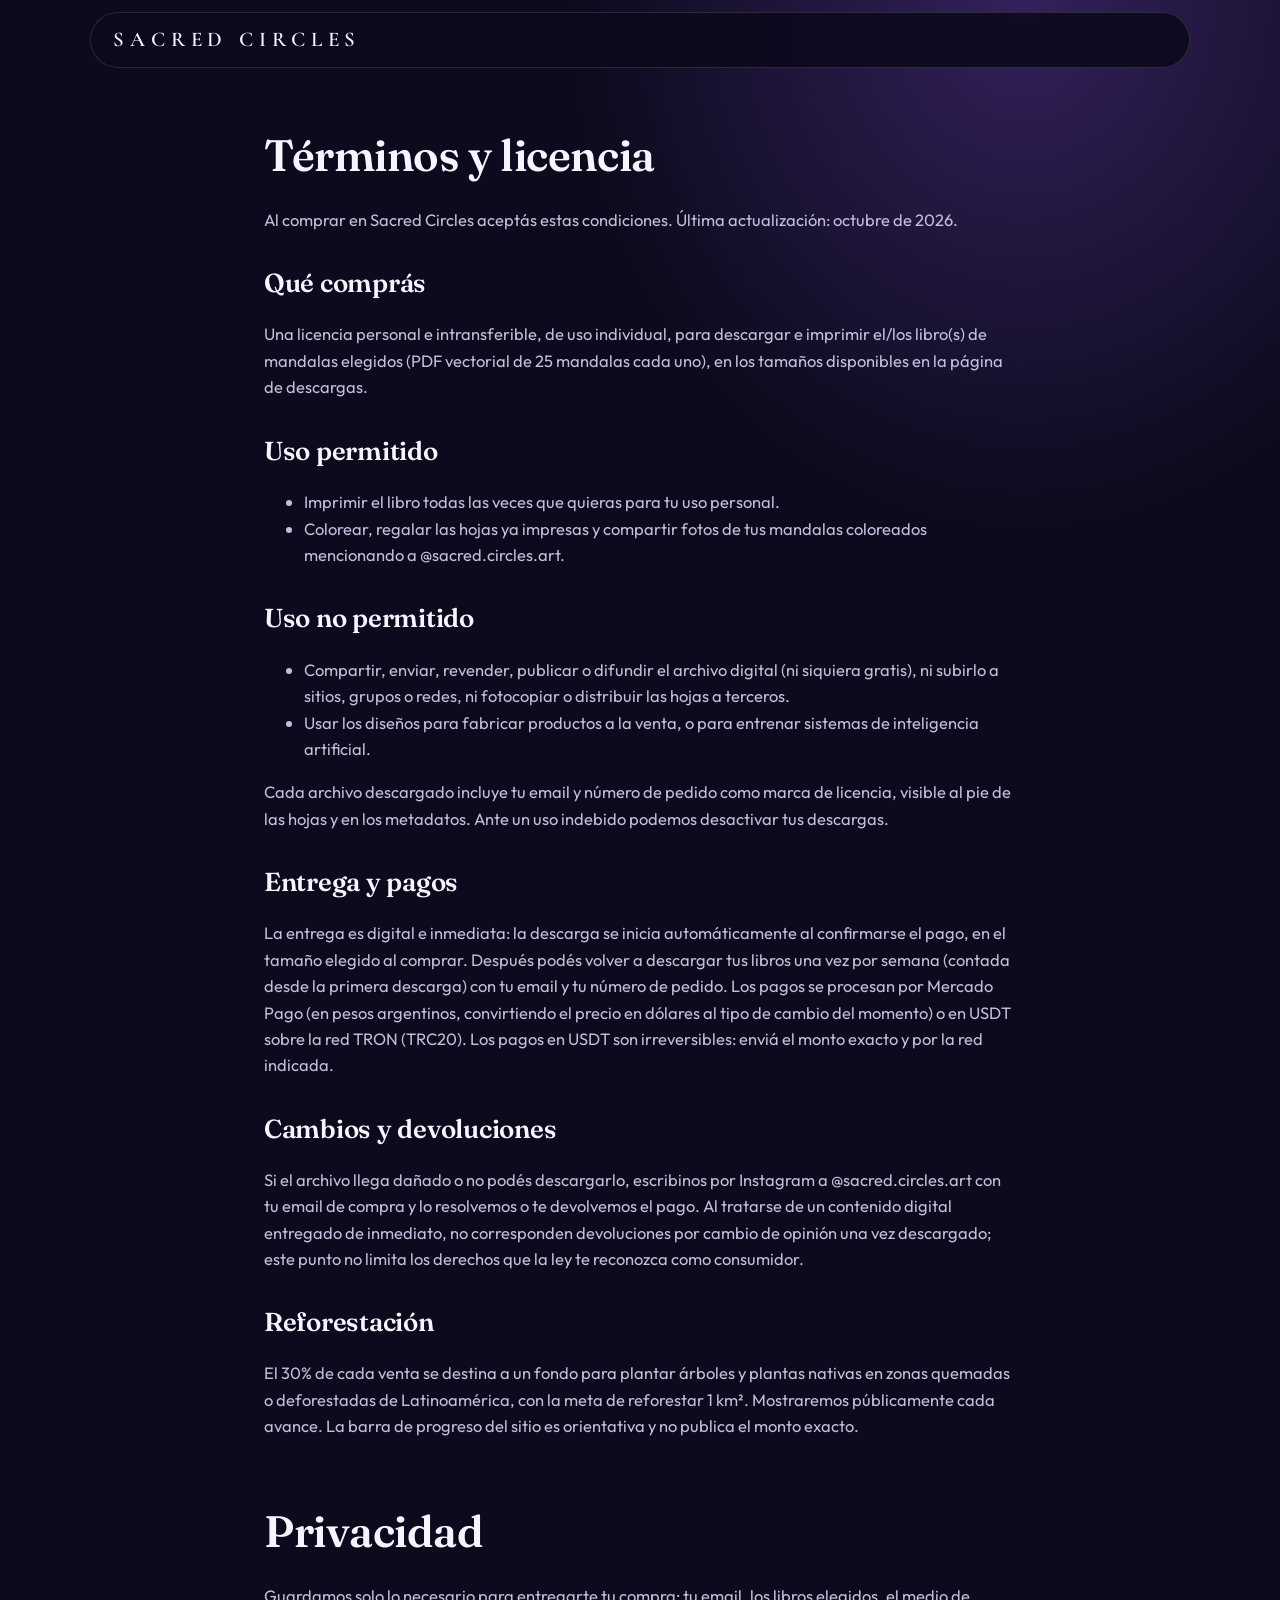
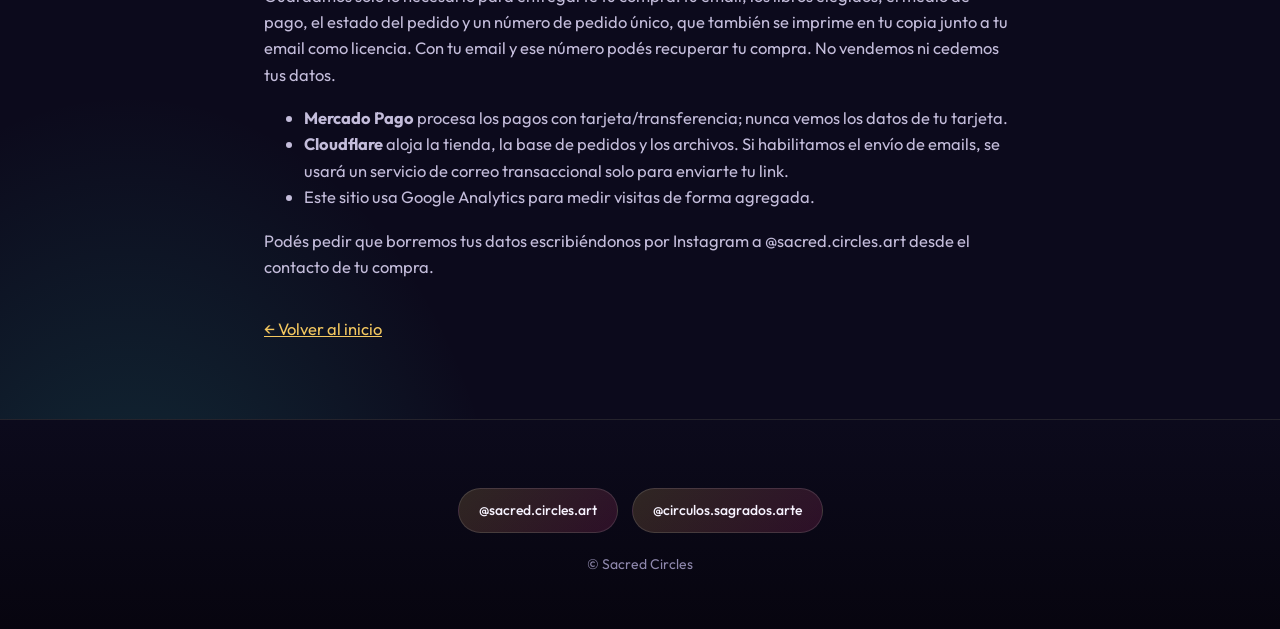
<file: legal.html>
<!DOCTYPE html>
<html lang="es">
<head>
<meta charset="UTF-8">
<meta name="viewport" content="width=device-width, initial-scale=1.0">
<title>Términos y privacidad · Sacred Circles</title>
<meta name="robots" content="noindex">
<link rel="icon" href="favicon.ico" sizes="any">
<link rel="icon" type="image/png" sizes="32x32" href="images/favicon-32.png">
<link rel="icon" type="image/png" sizes="192x192" href="images/favicon.png">
<link rel="apple-touch-icon" href="images/apple-touch-icon.png">
<link rel="preconnect" href="https://fonts.googleapis.com">
<link rel="preconnect" href="https://fonts.gstatic.com" crossorigin>
<link href="https://fonts.googleapis.com/css2?family=Cormorant+Garamond:wght@600&family=Fraunces:ital,opsz,wght@0,9..144,500..700;1,9..144,500&family=Outfit:wght@300..700&display=swap" rel="stylesheet">
<link rel="stylesheet" href="style.css">
</head>
<body class="page">
<nav class="nav solid" aria-label="Principal"><a class="brand" href="./">Sacred Circles</a></nav>
<main>
<article class="legal">
  <h1 id="terminos">Términos y licencia</h1>
  <p>Al comprar en Sacred Circles aceptás estas condiciones. Última actualización: octubre de 2026.</p>
  <h2>Qué comprás</h2>
  <p>Una licencia personal e intransferible, de uso individual, para descargar e imprimir el/los libro(s) de mandalas elegidos (PDF vectorial de 25 mandalas cada uno), en los tamaños disponibles en la página de descargas.</p>
  <h2>Uso permitido</h2>
  <ul>
    <li>Imprimir el libro todas las veces que quieras para tu uso personal.</li>
    <li>Colorear, regalar las hojas ya impresas y compartir fotos de tus mandalas coloreados mencionando a @sacred.circles.art.</li>
  </ul>
  <h2>Uso no permitido</h2>
  <ul>
    <li>Compartir, enviar, revender, publicar o difundir el archivo digital (ni siquiera gratis), ni subirlo a sitios, grupos o redes, ni fotocopiar o distribuir las hojas a terceros.</li>
    <li>Usar los diseños para fabricar productos a la venta, o para entrenar sistemas de inteligencia artificial.</li>
  </ul>
  <p>Cada archivo descargado incluye tu email y número de pedido como marca de licencia, visible al pie de las hojas y en los metadatos. Ante un uso indebido podemos desactivar tus descargas.</p>
  <h2>Entrega y pagos</h2>
  <p>La entrega es digital e inmediata: la descarga se inicia automáticamente al confirmarse el pago, en el tamaño elegido al comprar. Después podés volver a descargar tus libros una vez por semana (contada desde la primera descarga) con tu email y tu número de pedido. Los pagos se procesan por Mercado Pago (en pesos argentinos, convirtiendo el precio en dólares al tipo de cambio del momento) o en USDT sobre la red TRON (TRC20). Los pagos en USDT son irreversibles: enviá el monto exacto y por la red indicada.</p>
  <h2>Cambios y devoluciones</h2>
  <p>Si el archivo llega dañado o no podés descargarlo, escribinos por Instagram a @sacred.circles.art con tu email de compra y lo resolvemos o te devolvemos el pago. Al tratarse de un contenido digital entregado de inmediato, no corresponden devoluciones por cambio de opinión una vez descargado; este punto no limita los derechos que la ley te reconozca como consumidor.</p>
  <h2>Reforestación</h2>
  <p>El 30% de cada venta se destina a un fondo para plantar árboles y plantas nativas en zonas quemadas o deforestadas de Latinoamérica, con la meta de reforestar 1 km². Mostraremos públicamente cada avance. La barra de progreso del sitio es orientativa y no publica el monto exacto.</p>

  <h1 id="privacidad" style="margin-top:56px">Privacidad</h1>
  <p>Guardamos solo lo necesario para entregarte tu compra: tu email, los libros elegidos, el medio de pago, el estado del pedido y un número de pedido único, que también se imprime en tu copia junto a tu email como licencia. Con tu email y ese número podés recuperar tu compra. No vendemos ni cedemos tus datos.</p>
  <ul>
    <li><b>Mercado Pago</b> procesa los pagos con tarjeta/transferencia; nunca vemos los datos de tu tarjeta.</li>
    <li><b>Cloudflare</b> aloja la tienda, la base de pedidos y los archivos. Si habilitamos el envío de emails, se usará un servicio de correo transaccional solo para enviarte tu link.</li>
    <li>Este sitio usa Google Analytics para medir visitas de forma agregada.</li>
  </ul>
  <p>Podés pedir que borremos tus datos escribiéndonos por Instagram a @sacred.circles.art desde el contacto de tu compra.</p>
  <p style="margin-top:36px"><a href="./">← Volver al inicio</a></p>
</article>
</main>
<footer class="foot"><div class="ig"><a href="https://instagram.com/sacred.circles.art" target="_blank" rel="noopener">@sacred.circles.art</a><a href="https://instagram.com/circulos.sagrados.arte" target="_blank" rel="noopener">@circulos.sagrados.arte</a></div><p>© Sacred Circles</p></footer>
</body>
</html>
</file>
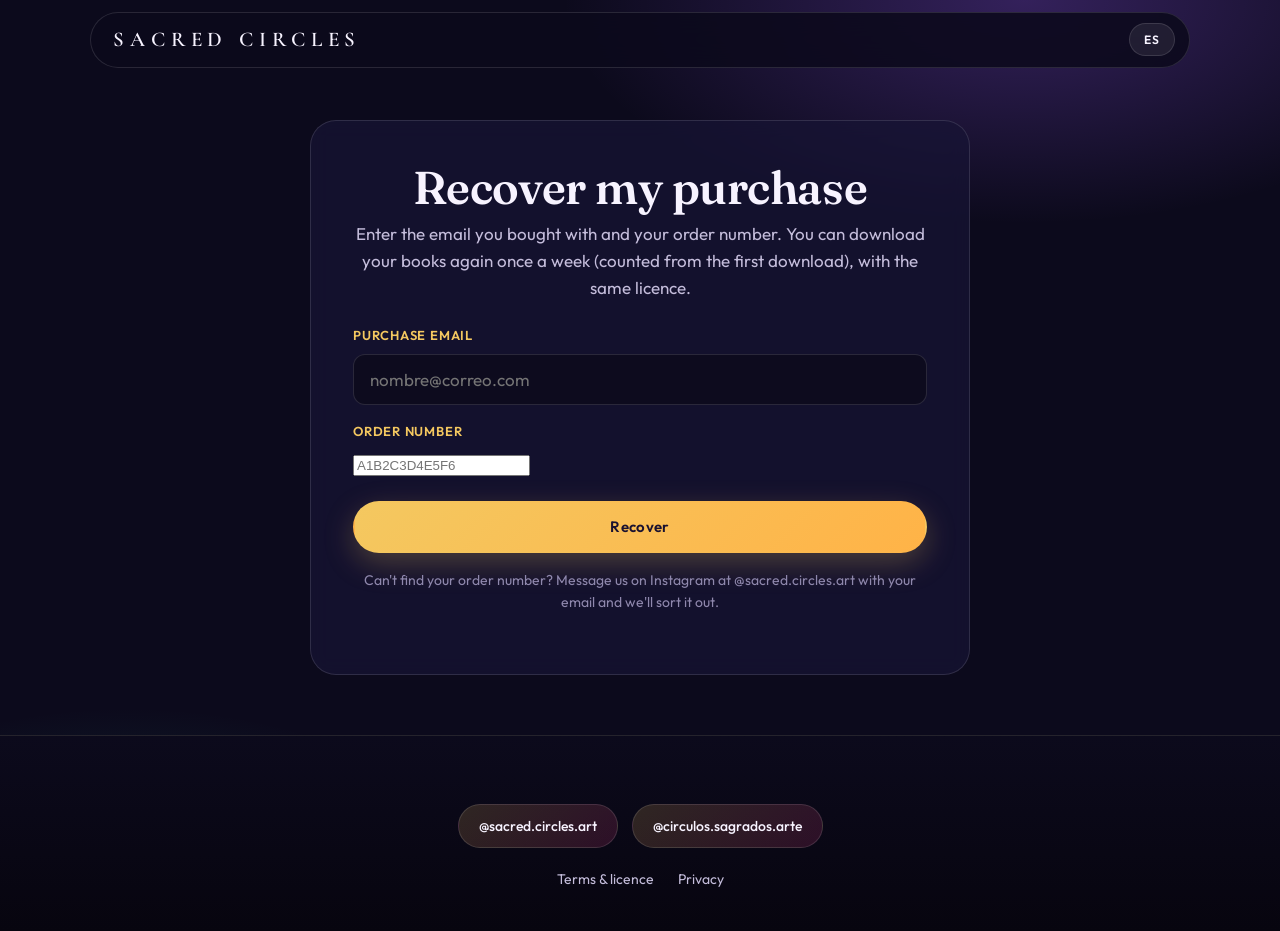
<file: recuperar.html>
<!DOCTYPE html>
<html lang="es">
<head>
<meta charset="UTF-8">
<meta name="viewport" content="width=device-width, initial-scale=1.0">
<title>Recuperar mi compra · Sacred Circles</title>
<meta name="robots" content="noindex, nofollow">
<link rel="icon" href="favicon.ico" sizes="any">
<link rel="icon" type="image/png" sizes="32x32" href="images/favicon-32.png">
<link rel="icon" type="image/png" sizes="192x192" href="images/favicon.png">
<link rel="apple-touch-icon" href="images/apple-touch-icon.png">
<link rel="preconnect" href="https://fonts.googleapis.com">
<link rel="preconnect" href="https://fonts.gstatic.com" crossorigin>
<link href="https://fonts.googleapis.com/css2?family=Cormorant+Garamond:wght@600&family=Fraunces:ital,opsz,wght@0,9..144,500..700;1,9..144,500&family=Outfit:wght@300..700&display=swap" rel="stylesheet">
<link rel="stylesheet" href="style.css">
</head>
<body class="page">
<nav class="nav solid" aria-label="Principal">
  <a class="brand" href="./">Sacred Circles</a>
  <div class="nav-links"><button class="lang" id="lang" type="button" aria-label="Cambiar idioma / Change language">EN</button></div>
</nav>
<main>
  <div class="card">
    <h1 data-i18n="r_h1">Recuperar mi compra</h1>
    <p class="sub" data-i18n="r_sub">Ingresá el email con el que compraste y tu número de pedido. Podés volver a bajar tus libros una vez por semana (contada desde la primera descarga), con la misma licencia.</p>
    <div id="saved"></div>
    <label class="f" for="rEmail" data-i18n="r_email">Email de la compra</label>
    <input type="email" id="rEmail" autocomplete="email" inputmode="email" placeholder="nombre@correo.com">
    <label class="f" for="rOrder" data-i18n="r_order">Número de pedido</label>
    <input type="text" id="rOrder" autocomplete="off" autocapitalize="characters" spellcheck="false" placeholder="A1B2C3D4E5F6" maxlength="20">
    <p class="err" id="rErr" role="alert"></p>
    <button class="btn primary" id="rGo" type="button" style="width:100%" data-i18n="r_go">Recuperar</button>
    <p class="hint" style="text-align:center;margin-top:16px" data-i18n="r_hint">¿No encontrás tu número de pedido? Escribinos por Instagram a @sacred.circles.art con tu email y lo resolvemos.</p>
  </div>
</main>
<footer class="foot">
  <div class="ig"><a href="https://instagram.com/sacred.circles.art" target="_blank" rel="noopener">@sacred.circles.art</a><a href="https://instagram.com/circulos.sagrados.arte" target="_blank" rel="noopener">@circulos.sagrados.arte</a></div>
  <div class="links"><a href="legal.html#terminos" data-i18n="f_terms">Términos y licencia</a><a href="legal.html#privacidad" data-i18n="f_priv">Privacidad</a></div>
</footer>
<script src="config.js"></script>
<script src="common.js"></script>
<script src="recuperar.js"></script>
</body>
</html>
</file>
<file: style.css>
/* Sacred Circles - sistema visual v2
   Tipografias: logo = Cormorant Garamond (solo .brand) | titulos = Fraunces | texto = Outfit
   Paleta: medianoche violeta + colores de los mandalas (dorado, coral, turquesa, violeta, magenta) */
:root{
  --bg:#0c0a1c; --bg2:#120f26; --surface:#181436; --line:rgba(255,255,255,.12);
  --ink:#f7f3ff; --ink-dim:#c4bddb; --ink-mute:#8f88ad;
  --gold:#f4c860; --gold-deep:#d99a2b; --coral:#ff6b6b; --teal:#2ec4b6; --violet:#9b5cff; --magenta:#e83e8c; --leaf:#5fe08c;
  --ok:#7fe0a3; --err:#ff8c7a;
  --display:'Fraunces',Georgia,serif; --sans:'Outfit',system-ui,sans-serif; --logo:'Cormorant Garamond',Georgia,serif;
  --r:22px; --maxw:1180px;
}
*{box-sizing:border-box}
html{scroll-behavior:smooth;-webkit-text-size-adjust:100%}
body{margin:0;background:var(--bg);color:var(--ink);font-family:var(--sans);font-size:17px;line-height:1.6;overflow-x:hidden}
img{max-width:100%;height:auto;display:block}
a{color:var(--gold)}
::selection{background:var(--gold);color:#1a1230}
:focus-visible{outline:2px solid var(--gold);outline-offset:3px;border-radius:8px}
h1,h2,h3{font-family:var(--display);font-weight:600;letter-spacing:-.01em}

/* LOGO: unica tipografia que se conserva */
.brand{font-family:var(--logo);font-weight:600;font-size:21px;letter-spacing:.28em;text-transform:uppercase;color:var(--ink);text-decoration:none}

/* NAV */
.nav{position:fixed;top:12px;left:50%;transform:translateX(-50%);z-index:30;width:min(calc(100% - 24px),1100px);display:flex;align-items:center;justify-content:space-between;
  padding:10px 14px 10px 22px;border-radius:60px;background:rgba(18,15,38,.55);backdrop-filter:blur(14px);-webkit-backdrop-filter:blur(14px);border:1px solid var(--line);transition:background .3s}
.nav.solid{background:rgba(12,10,28,.88)}
.nav-links{display:flex;align-items:center;gap:clamp(12px,2vw,26px)}
.nav-links a{font-size:14px;font-weight:500;color:var(--ink-dim);text-decoration:none;transition:color .2s}
.nav-links a:hover{color:var(--gold)}
.lang{background:rgba(255,255,255,.08);border:1px solid var(--line);color:var(--ink);font:600 12px var(--sans);letter-spacing:.1em;padding:8px 14px;border-radius:30px;cursor:pointer}
.lang:hover{background:var(--gold);color:#1a1230}
@media(max-width:760px){.nav-links a.hide-m{display:none}.brand{font-size:16px;letter-spacing:.2em}}

/* BOTONES */
.btn{display:inline-flex;align-items:center;justify-content:center;gap:8px;border-radius:60px;padding:15px 32px;border:2px solid var(--gold);
  font:600 15px var(--sans);letter-spacing:.02em;cursor:pointer;text-decoration:none;transition:transform .2s,box-shadow .2s,background .2s;line-height:1.2}
.btn.primary{background:linear-gradient(135deg,var(--gold),#ffb347);color:#1a1230;border-color:transparent;box-shadow:0 10px 30px rgba(244,200,96,.25)}
.btn.primary:hover{transform:translateY(-2px);box-shadow:0 14px 38px rgba(244,200,96,.4)}
.btn.ghost{background:transparent;color:var(--ink);border-color:rgba(255,255,255,.35)}
.btn.ghost:hover{border-color:var(--gold);color:var(--gold)}
.btn:disabled{opacity:.5;cursor:not-allowed;transform:none}
.btn.small{padding:11px 22px;font-size:14px}

/* HERO */
.hero{position:relative;min-height:100svh;display:flex;align-items:center;padding:110px clamp(18px,4vw,48px) 60px;overflow:hidden;
  background:radial-gradient(ellipse 70% 60% at 85% 30%,rgba(155,92,255,.35),transparent 60%),radial-gradient(ellipse 60% 55% at 10% 90%,rgba(46,196,182,.25),transparent 60%),radial-gradient(ellipse 50% 40% at 60% 100%,rgba(255,107,107,.18),transparent 65%),var(--bg)}
.hero::after{content:"";position:absolute;inset:0;background-image:radial-gradient(rgba(255,255,255,.5) 1px,transparent 1.5px);background-size:90px 90px;opacity:.07;pointer-events:none}
.hero-in{position:relative;z-index:2;width:100%;max-width:var(--maxw);margin:0 auto;display:grid;grid-template-columns:1.05fr .95fr;gap:clamp(20px,4vw,60px);align-items:center}
.chip{display:inline-flex;gap:8px;align-items:center;padding:7px 16px;border-radius:40px;border:1px solid rgba(244,200,96,.45);background:rgba(244,200,96,.08);color:var(--gold);font-size:13px;font-weight:500;letter-spacing:.04em;margin-bottom:22px}
.hero h1{font-size:clamp(42px,6.6vw,84px);line-height:1.02;margin:0 0 22px;font-weight:600}
.hero h1 em{font-style:italic;font-weight:500;background:linear-gradient(100deg,var(--gold),var(--coral) 60%,var(--magenta));-webkit-background-clip:text;background-clip:text;color:transparent}
.hero p.lead{max-width:540px;color:var(--ink-dim);font-size:clamp(17px,1.8vw,20px);margin:0 0 30px}
.cta-row{display:flex;gap:12px;flex-wrap:wrap}
.trust{display:flex;gap:10px 22px;flex-wrap:wrap;margin-top:34px;color:var(--ink-mute);font-size:14px}
.trust span::before{content:"✦";color:var(--gold);margin-right:8px}
.art{position:relative;aspect-ratio:1;width:100%;max-width:560px;margin:0 auto}
.art::before{content:"";position:absolute;inset:8%;border-radius:50%;background:radial-gradient(circle,rgba(244,200,96,.28),rgba(155,92,255,.18) 50%,transparent 70%);filter:blur(30px)}
.art .m{position:absolute;filter:drop-shadow(0 18px 40px rgba(0,0,0,.45));will-change:transform}
.art .m1{width:74%;left:13%;top:13%;animation:spin 90s linear infinite}
.art .m2{width:44%;left:-2%;top:0;animation:spin 60s linear infinite reverse}
.art .m3{width:42%;right:-2%;bottom:0;animation:spin 70s linear infinite}
.art .orbit{position:absolute;inset:0;border:1px dashed rgba(244,200,96,.3);border-radius:50%;animation:spin 140s linear infinite}
@keyframes spin{to{transform:rotate(360deg)}}
@media(max-width:900px){.hero{padding-top:96px;align-items:flex-start}.hero-in{grid-template-columns:1fr;text-align:center}.art{order:-1;max-width:380px}.hero p.lead,.cta-row,.trust{margin-left:auto;margin-right:auto;justify-content:center}}

/* CINTA DE MANDALAS */
.ribbon{background:linear-gradient(90deg,#1b1240,#2a1658,#1b1240);border-block:1px solid var(--line);overflow:hidden;padding:18px 0}
.ribbon .track{display:flex;gap:46px;width:max-content;animation:slide 45s linear infinite;align-items:center}
.ribbon img{height:64px;width:64px;object-fit:contain}
.ribbon span{font-family:var(--display);font-style:italic;font-size:26px;color:var(--gold);white-space:nowrap}
@keyframes slide{to{transform:translateX(-50%)}}

/* SECCIONES */
.sec{position:relative;padding:clamp(64px,9vw,120px) clamp(18px,4vw,48px)}
.wrap{max-width:var(--maxw);margin:0 auto}
.kicker{display:block;text-align:center;font-size:13px;font-weight:600;letter-spacing:.22em;text-transform:uppercase;color:var(--gold);margin-bottom:12px}
.sec h2{font-size:clamp(32px,5vw,56px);line-height:1.08;margin:0 0 16px;text-align:center}
.sec .sub{text-align:center;color:var(--ink-dim);max-width:640px;margin:0 auto clamp(34px,5vw,60px)}
.sec.alt{background:linear-gradient(180deg,var(--bg2),#17103a)}

/* LIBROS */
.books{display:grid;grid-template-columns:repeat(3,1fr);gap:clamp(18px,2.4vw,32px)}
@media(max-width:900px){.books{grid-template-columns:1fr;max-width:440px;margin:0 auto}}
.book{position:relative;overflow:hidden;border-radius:var(--r);padding:24px 24px 28px;text-align:center;display:flex;flex-direction:column;border:1px solid color-mix(in srgb,var(--a) 45%,transparent);
  background:radial-gradient(ellipse 90% 50% at 50% 0%,color-mix(in srgb,var(--a) 38%,transparent),transparent 70%),linear-gradient(180deg,color-mix(in srgb,var(--a) 14%,var(--bg2)),var(--bg2));
  transition:transform .35s,box-shadow .35s}
.book:hover{transform:translateY(-6px);box-shadow:0 24px 60px color-mix(in srgb,var(--a) 35%,transparent)}
.book.picked{box-shadow:0 0 0 3px var(--b),0 24px 60px color-mix(in srgb,var(--b) 30%,transparent)}
.stage{position:relative;margin:4px 0 24px}
.stage .bgm{position:absolute;width:58%;right:-12%;top:-6%;opacity:.95;animation:spin 80s linear infinite;z-index:0}
.book>*:not(.stage){position:relative;z-index:2}
.cover{position:relative;z-index:1;width:78%;margin:0 auto;border-radius:10px;overflow:hidden;box-shadow:0 22px 50px rgba(0,0,0,.6);transform:rotate(-3deg);transition:transform .4s;aspect-ratio:900/1273;background:#0e0c09}
.book:hover .cover{transform:rotate(0) scale(1.03)}
.cover img{width:100%;height:100%;object-fit:cover}
.book h3{font-size:34px;margin:0;line-height:1.1}
.book .age{font-size:13px;font-weight:600;letter-spacing:.16em;text-transform:uppercase;color:var(--b);margin:4px 0 12px}
.book p{color:var(--ink-dim);font-size:16px;margin:0 0 16px;flex:1}
.dots{display:flex;justify-content:center;gap:6px;margin:0 0 14px;align-items:center;font-size:13px;color:var(--ink-mute)}
.dots i{width:9px;height:9px;border-radius:50%;background:var(--b);display:inline-block}
.dots i.o{background:transparent;border:1.5px solid color-mix(in srgb,var(--b) 60%,transparent)}
.price{font-family:var(--display);font-size:42px;font-weight:600;margin:0 0 14px;line-height:1}
.book .btn{border-color:var(--b);color:var(--b)}
.book .btn:hover{background:var(--b);color:#1a1230}
.book .btn.primary{background:var(--b);color:#1a1230;border-color:var(--b);box-shadow:none}
.pack{position:relative;overflow:hidden;margin:clamp(24px,3vw,40px) auto 0;max-width:900px;border-radius:var(--r);padding:28px clamp(20px,4vw,40px);display:flex;align-items:center;gap:24px;justify-content:space-between;
  background:linear-gradient(120deg,#ff6b6b,#e83e8c 35%,#9b5cff 70%,#2ec4b6);color:#fff}
.pack::before{content:"";position:absolute;inset:0;background:radial-gradient(circle at 15% 50%,rgba(255,255,255,.22),transparent 55%)}
.pack>*{position:relative}
.pack h3{font-size:clamp(26px,3.4vw,36px);margin:0}
.pack p{margin:4px 0 0;color:rgba(255,255,255,.92);font-size:16px}
.pack .pp{display:flex;align-items:center;gap:6px 16px;flex-wrap:wrap;justify-content:flex-end}
.pack .pp s{opacity:.75;font-size:16px}
.pack .price{font-size:48px;margin:0}
.pack .btn.primary{background:#fff;color:#2a1055;box-shadow:0 10px 30px rgba(0,0,0,.25)}
@media(max-width:700px){.pack{flex-direction:column;text-align:center}.pack .pp{justify-content:center}.pack .pp .btn{width:100%}}

/* MUESTRAS */
.tabs{display:flex;justify-content:center;gap:10px;margin-bottom:30px;flex-wrap:wrap}
.tab{background:rgba(255,255,255,.07);border:1px solid var(--line);color:var(--ink-dim);border-radius:40px;padding:10px 24px;font:600 14px var(--sans);cursor:pointer;transition:all .2s}
.tab[aria-selected=true]{background:var(--gold);color:#1a1230;border-color:var(--gold)}
.samples{display:grid;grid-template-columns:repeat(3,1fr);gap:clamp(12px,2vw,26px);max-width:960px;margin:0 auto}
.sample{position:relative;margin:0;border-radius:18px;background:#fbf7ec;padding:10px;box-shadow:0 18px 44px rgba(0,0,0,.45);cursor:pointer;aspect-ratio:1;overflow:hidden;outline-offset:4px}
.sample img{position:absolute;inset:10px;width:calc(100% - 20px);height:calc(100% - 20px);object-fit:contain;-webkit-user-drag:none;user-select:none;transition:opacity .5s}
.sample .ln{mix-blend-mode:multiply}
.sample .cl{opacity:0}
.sample:hover .cl,.sample.on .cl{opacity:1}
.sample:hover .ln,.sample.on .ln{opacity:0}
.sample span{position:absolute;left:14px;bottom:10px;font-size:12px;font-weight:600;letter-spacing:.1em;text-transform:uppercase;color:#8a7a5a;z-index:2}
.note{text-align:center;color:var(--ink-mute);font-size:14px;margin-top:22px}

/* PASOS */
.grid4{display:grid;grid-template-columns:repeat(4,1fr);gap:clamp(18px,2.4vw,34px)}
@media(max-width:900px){.grid4{grid-template-columns:repeat(2,1fr)}}
@media(max-width:520px){.grid4{grid-template-columns:1fr}}
.step{text-align:center;padding:26px 18px;border-radius:var(--r);background:rgba(255,255,255,.04);border:1px solid var(--line)}
.step .n{width:56px;height:56px;border-radius:50%;margin:0 auto 14px;display:grid;place-items:center;font-family:var(--display);font-size:26px;font-weight:600;color:#1a1230;background:var(--c,var(--gold))}
.step:nth-child(1){--c:var(--gold)}.step:nth-child(2){--c:var(--coral)}.step:nth-child(3){--c:var(--violet)}.step:nth-child(4){--c:var(--teal)}
.step h3{font-size:22px;margin:0 0 6px}
.step p{margin:0;color:var(--ink-dim);font-size:15.5px}
.feat{margin-top:clamp(28px,4vw,48px)}
.feat .step .n{background:transparent;border:2px solid var(--c);color:var(--c);font-size:24px}

/* ARBOLES */
.forest{background:radial-gradient(ellipse 80% 60% at 50% 0%,rgba(95,224,140,.22),transparent 65%),linear-gradient(180deg,#0b2a22,#0d3a2c 55%,#0a2a20);overflow:hidden}
.leaf{position:absolute;width:90px;height:90px;border-radius:0 100% 0 100%;background:linear-gradient(135deg,rgba(95,224,140,.35),rgba(95,224,140,.05));pointer-events:none}
.tree{max-width:820px;margin:0 auto;text-align:center;position:relative}
.tree .big{font-family:var(--display);font-size:clamp(72px,14vw,150px);font-weight:700;line-height:.95;margin:0;background:linear-gradient(180deg,#b8ffd0,var(--leaf) 60%,#27a65a);-webkit-background-clip:text;background-clip:text;color:transparent}
.tree p{color:#cfeedd}
.bar{position:relative;height:22px;border-radius:14px;background:rgba(0,0,0,.35);border:1px solid rgba(95,224,140,.35);margin:58px 0 70px}
.bar .fill{position:absolute;inset:0 auto 0 0;width:0;border-radius:14px;background:linear-gradient(90deg,#27a65a,var(--leaf),#d6ff9a);transition:width 1.8s cubic-bezier(.2,.7,.2,1);box-shadow:0 0 24px rgba(95,224,140,.6)}
.bar .tick{position:absolute;top:-8px;bottom:-8px;width:1px;background:rgba(95,224,140,.4)}
.bar .tick span{position:absolute;top:34px;left:50%;transform:translateX(-50%);white-space:nowrap;font-size:13px;font-weight:600;color:#9fd9b6}
.bar .tick.up span{top:auto;bottom:34px}
.bar .tick.end span{transform:translateX(-100%);left:100%}
.tree .fine{font-size:14px;color:#8fc4a5;margin-top:20px}

/* FAQ */
.faq{max-width:780px;margin:0 auto}
.faq details{border-bottom:1px solid var(--line);padding:20px 4px}
.faq summary{cursor:pointer;font-family:var(--display);font-size:22px;font-weight:500;list-style:none;display:flex;justify-content:space-between;gap:16px}
.faq summary::-webkit-details-marker{display:none}
.faq summary::after{content:"+";color:var(--gold);font-size:28px;line-height:1}
.faq details[open] summary::after{content:"–"}
.faq details p{margin:12px 0 2px;color:var(--ink-dim);font-size:16.5px}

/* FOOTER */
.foot{background:linear-gradient(180deg,var(--bg),#07050f);border-top:1px solid var(--line);padding:56px 20px 40px;text-align:center;color:var(--ink-mute);font-size:14px}
.foot .brand{display:block;margin-bottom:14px;font-size:24px}
.foot .ig{display:flex;gap:14px;justify-content:center;flex-wrap:wrap;margin:12px 0 20px}
.foot .ig a{color:var(--ink);text-decoration:none;padding:10px 20px;border-radius:40px;background:linear-gradient(135deg,rgba(244,200,96,.16),rgba(232,62,140,.16));border:1px solid var(--line);font-weight:500}
.foot .ig a:hover{border-color:var(--gold)}
.foot .links a{color:var(--ink-dim);margin:0 12px;text-decoration:none}
.foot .links a:hover{color:var(--gold)}

/* CARRITO + MODAL */
.cartbar{position:fixed;left:50%;bottom:18px;transform:translate(-50%,160%);z-index:40;background:rgba(24,20,54,.96);border:1px solid var(--gold);border-radius:50px;
  padding:10px 12px 10px 26px;display:flex;gap:18px;align-items:center;box-shadow:0 14px 40px rgba(0,0,0,.6);transition:transform .35s cubic-bezier(.2,.8,.2,1);max-width:calc(100vw - 24px);backdrop-filter:blur(10px)}
.cartbar.show{transform:translate(-50%,0)}
.cartbar .t{font-size:15px;color:var(--ink-dim);white-space:nowrap}
.cartbar .t b{color:var(--ink);font-family:var(--display);font-size:24px;margin-left:4px}
.modal{position:fixed;inset:0;z-index:60;background:rgba(8,6,20,.8);backdrop-filter:blur(8px);display:none;align-items:center;justify-content:center;padding:16px;overflow-y:auto}
.modal.open{display:flex}
.dlg{background:linear-gradient(180deg,#1b1640,#121030);border:1px solid var(--line);border-radius:26px;width:100%;max-width:520px;padding:clamp(24px,4vw,38px);position:relative;margin:auto;box-shadow:0 30px 80px rgba(0,0,0,.6)}
.dlg h3{font-size:32px;margin:0 0 4px;text-align:center}
.dlg .x{position:absolute;right:14px;top:12px;background:none;border:0;color:var(--ink-mute);font-size:30px;cursor:pointer;line-height:1;padding:6px 10px}
.dlg .x:hover{color:var(--gold)}
.sum{margin:16px 0 18px;padding:14px 16px;border:1px solid var(--line);border-radius:14px;font-size:15px;color:var(--ink-dim);background:rgba(255,255,255,.03)}
.sum div{display:flex;justify-content:space-between;gap:12px;padding:3px 0}
.sum .tot{border-top:1px solid var(--line);margin-top:8px;padding-top:10px;color:var(--ink);font-size:16px}
.sum .tot b{font-family:var(--display);font-size:28px}
label.f{display:block;font-size:13px;font-weight:600;letter-spacing:.06em;text-transform:uppercase;color:var(--gold);margin:16px 0 8px}
input[type=email]{width:100%;background:rgba(0,0,0,.3);border:1px solid var(--line);border-radius:12px;padding:14px 16px;color:var(--ink);font:400 17px var(--sans)}
input[type=email]:focus{outline:none;border-color:var(--gold)}
.pay{display:grid;grid-template-columns:1fr 1fr;gap:10px}
.pay button{background:rgba(0,0,0,.3);border:1px solid var(--line);border-radius:14px;padding:14px 10px;color:var(--ink);cursor:pointer;font:600 15px var(--sans);text-align:center;line-height:1.35}
.pay button small{display:block;color:var(--ink-mute);font-weight:400;font-size:13px;margin-top:3px}
.pay button[aria-pressed=true]{border-color:var(--gold);background:rgba(244,200,96,.12)}
.chk{display:flex;gap:10px;align-items:flex-start;font-size:14px;color:var(--ink-dim);margin:16px 0}
.chk input{margin-top:4px;accent-color:var(--gold)}
.err{color:var(--err);font-size:14px;margin:10px 0 0;min-height:1em;text-align:center}
.treeline{display:flex;gap:10px;align-items:center;justify-content:center;font-size:14px;color:var(--leaf);margin-top:14px;text-align:center}
.usdt{text-align:center}
.usdt .qr{margin:14px auto;background:#fff;padding:10px;border-radius:14px;width:180px;height:180px}
.usdt .qr svg{width:100%;height:100%;display:block}
.copy{display:flex;gap:8px;align-items:stretch;margin:6px 0 12px}
.copy code{flex:1;background:rgba(0,0,0,.3);border:1px solid var(--line);border-radius:12px;padding:11px 12px;font-size:12.5px;word-break:break-all;color:var(--ink);text-align:left}
.copy button{background:none;border:1px solid var(--gold);color:var(--gold);border-radius:12px;padding:0 14px;cursor:pointer;font:600 12px var(--sans);letter-spacing:.1em}
.amt{font-family:var(--display);font-size:40px;color:var(--gold);margin:2px 0}
.wait{display:inline-flex;gap:10px;align-items:center;color:var(--ink-dim);font-size:15px}
.spin{width:16px;height:16px;border-radius:50%;border:2px solid rgba(255,255,255,.2);border-top-color:var(--gold);animation:sp .9s linear infinite;display:inline-block}
@keyframes sp{to{transform:rotate(360deg)}}

/* DESCARGAS / LEGAL */
.page{min-height:100vh;display:flex;flex-direction:column;background:radial-gradient(ellipse 60% 40% at 80% 0%,rgba(155,92,255,.28),transparent 60%),radial-gradient(ellipse 50% 40% at 10% 100%,rgba(46,196,182,.2),transparent 60%),var(--bg)}
.page main{flex:1;padding:120px 18px 60px}
.card{max-width:660px;margin:0 auto;background:rgba(24,20,54,.7);border:1px solid var(--line);border-radius:26px;padding:clamp(24px,4vw,42px);backdrop-filter:blur(10px)}
.card h1{font-size:clamp(32px,5vw,46px);margin:0 0 6px;text-align:center;line-height:1.1}
.card .sub{text-align:center;color:var(--ink-dim);margin:0 0 24px}
.dl{display:flex;align-items:center;gap:16px;border:1px solid var(--line);border-radius:16px;padding:12px 16px;margin-bottom:12px;background:rgba(255,255,255,.04)}
.dl img{width:52px;border-radius:6px;flex:none}
.dl .nm{flex:1}.dl .nm b{font-family:var(--display);font-size:22px;font-weight:600;display:block;line-height:1.15}
.dl .nm span{font-size:13px;color:var(--ink-mute)}
.sizes{display:grid;grid-template-columns:repeat(5,1fr);gap:8px;margin:6px 0 4px}
@media(max-width:520px){.sizes{grid-template-columns:repeat(3,1fr)}}
.sizes button{background:rgba(0,0,0,.3);border:1px solid var(--line);color:var(--ink);border-radius:12px;padding:10px 4px;cursor:pointer;font:600 15px var(--sans)}
.sizes button small{display:block;font-size:11px;font-weight:400;color:var(--ink-mute)}
.sizes button[aria-pressed=true]{border-color:var(--gold);background:rgba(244,200,96,.14)}
.hint{font-size:14px;color:var(--ink-mute);margin:8px 0 18px}
.msg{padding:12px 14px;border-radius:12px;font-size:15px;margin:14px 0;text-align:center}
.msg.ok{background:rgba(127,224,163,.1);color:var(--ok);border:1px solid rgba(127,224,163,.3)}
.msg.bad{background:rgba(255,140,122,.1);color:var(--err);border:1px solid rgba(255,140,122,.3)}
.legal{max-width:760px;margin:0 auto;padding:0 4px}
.legal h1{font-size:44px;margin:0 0 8px}
.legal h2{font-size:26px;margin:30px 0 6px;text-align:left}
.legal p,.legal li{color:var(--ink-dim);font-size:16.5px}

.reveal{opacity:0;transform:translateY(22px);transition:opacity .8s,transform .8s}
.reveal.in{opacity:1;transform:none}
@media(prefers-reduced-motion:reduce){*{animation:none!important;transition:none!important}.reveal{opacity:1;transform:none}html{scroll-behavior:auto}}
</file>
